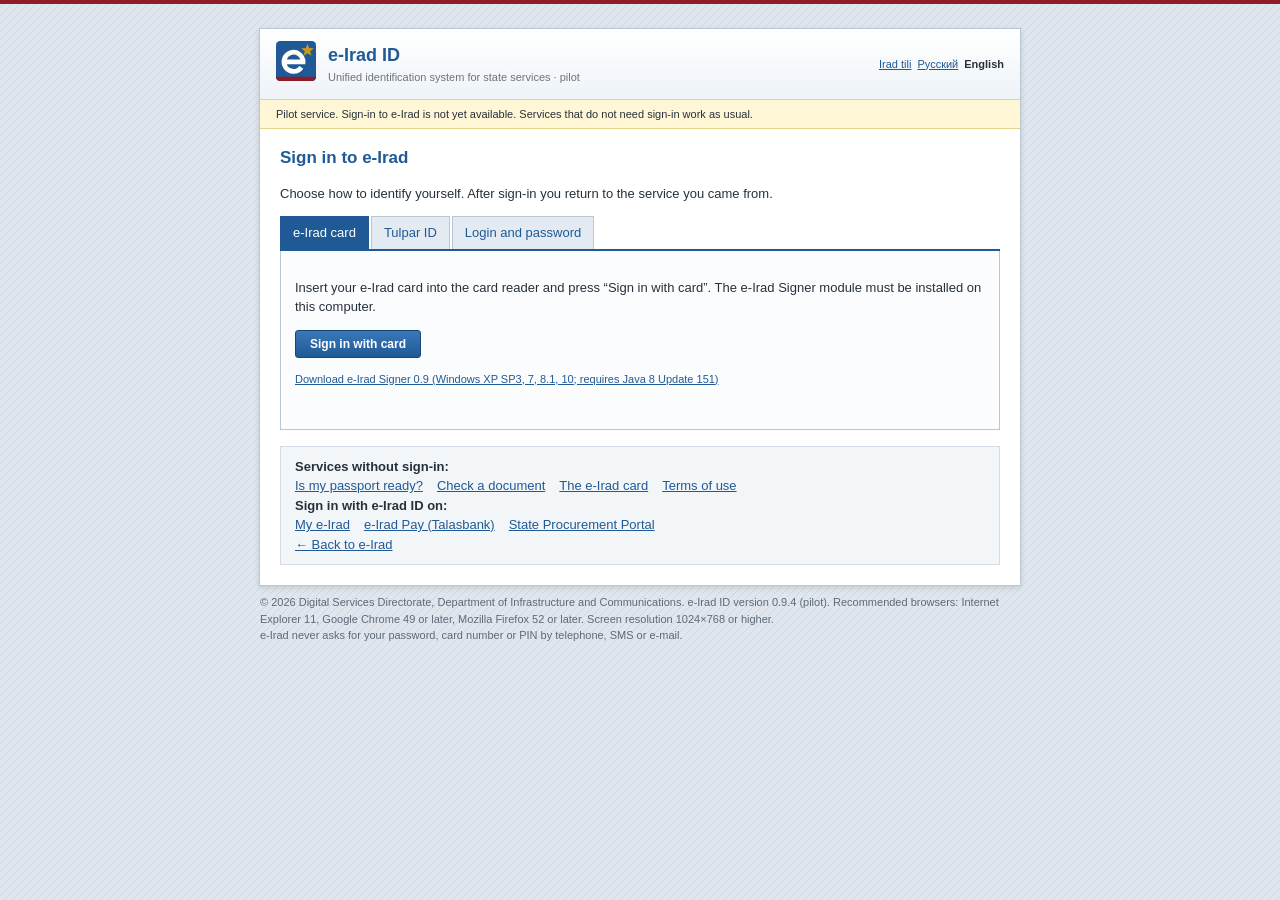
<file: index.html>
<!doctype html>
<html lang="en">
<head>
<meta charset="utf-8">
<meta name="viewport" content="width=device-width, initial-scale=1">
<title>Sign in | e-Irad ID</title>
<meta name="description" content="e-Irad ID, the unified identification system for state services of the Irad Special Economic Zone (pilot): sign-in by e-Irad card or Tulpar ID.">
<link rel="canonical" href="https://id.e-irad.org/">
<meta property="og:title" content="Sign in | e-Irad ID">
<meta property="og:description" content="e-Irad ID, the unified identification system for state services of the Irad Special Economic Zone (pilot): sign-in by e-Irad card or Tulpar ID.">
<meta property="og:image" content="https://id.e-irad.org/assets/og-image.png">
<link rel="icon" href="/favicon.ico" sizes="any">
<link rel="apple-touch-icon" href="/apple-touch-icon.png">
<link rel="stylesheet" href="/assets/id.css">
<script>window.goatcounter=new Object();goatcounter.path=p=>location.host+p;</script>
<script data-goatcounter="https://irad.goatcounter.com/count" async src="//gc.zgo.at/count.js"></script>
<script async src="https://www.googletagmanager.com/gtag/js?id=G-QTS2XFLJD7"></script>
<script>window.dataLayer=window.dataLayer||[];function gtag(){dataLayer.push(arguments);}gtag('js',new Date());gtag('config','G-QTS2XFLJD7');</script>
<meta property="og:url" content="https://id.e-irad.org/">
<meta property="og:image:width" content="1200">
<meta property="og:image:height" content="630">
<meta name="twitter:card" content="summary_large_image">
<script type="application/ld+json">{"@context": "https://schema.org", "@type": "WebSite", "@id": "https://id.e-irad.org/#org", "name": "e-Irad ID", "url": "https://id.e-irad.org/", "isPartOf": {"@type": "WebSite", "name": "e-Irad", "url": "https://e-irad.org/"}}</script>
<!-- e-Irad ID pilot, release 0.8 (Digital Services Directorate). Sign-in is switched off for the pilot: do not enable the form until the order on electronic signatures is in force. -->
</head>
<body data-page="signin">
<div id="top"><div class="crim"></div><div class="box"><div class="hd"><a href="/"><img src="/assets/logo.svg" alt="e-Irad"></a><div><div class="t1">e-Irad ID</div><div class="t2">Unified identification system for state services · pilot</div></div><div class="langs"><a href="?lang=ir" data-l="ir">Irad tili</a><a href="?lang=ru" data-l="ru">Русский</a><a href="?lang=en" data-l="en" class="on">English</a></div></div><div class="pilot">Pilot service. Sign-in to e-Irad is not yet available. Services that do not need sign-in work as usual.</div><div class="in" id="app"><h1>Sign in to e-Irad</h1><p>Choose how to identify yourself. After sign-in you return to the service you came from.</p><div class="tabs" role="tablist"><button type="button" data-t="0" class="on">e-Irad card</button><button type="button" data-t="1" class="">Tulpar ID</button><button type="button" data-t="2" class="">Login and password</button></div><div class="pane" id="pane"><p>Insert your e-Irad card into the card reader and press “Sign in with card”. The e-Irad Signer module must be installed on this computer.</p><p><button class="btn" id="cb">Sign in with card</button></p><p class="small"><a href="#" id="dl">Download e-Irad Signer 0.9 (Windows XP SP3, 7, 8.1, 10; requires Java 8 Update 151)</a></p><div id="cm"></div></div><div class="links"><b>Services without sign-in:</b><br><a href="/passport.html">Is my passport ready?</a><a href="/verify.html">Check a document</a><a href="/card.html">The e-Irad card</a><br><b>Sign in with e-Irad ID on:</b><br><a href="https://e-irad.org/login.html">My e-Irad</a><a href="https://pay.e-irad.org/">e-Irad Pay (Talasbank)</a><a href="https://tender.e-irad.org/rules.html">State Procurement Portal</a><br><a href="https://e-irad.org/">← Back to e-Irad</a></div></div></div></div>
<div id="bottom"><div class="ft">© 2026 Digital Services Directorate, Department of Infrastructure and Communications. e-Irad ID version 0.9.4 (pilot). Recommended browsers: Internet Explorer 11, Google Chrome 49 or later, Mozilla Firefox 52 or later. Screen resolution 1024×768 or higher.<br>e-Irad never asks for your password, card number or PIN by telephone, SMS or e-mail.</div></div>
<script src="/assets/id.js"></script>
</body>
</html>
</file>
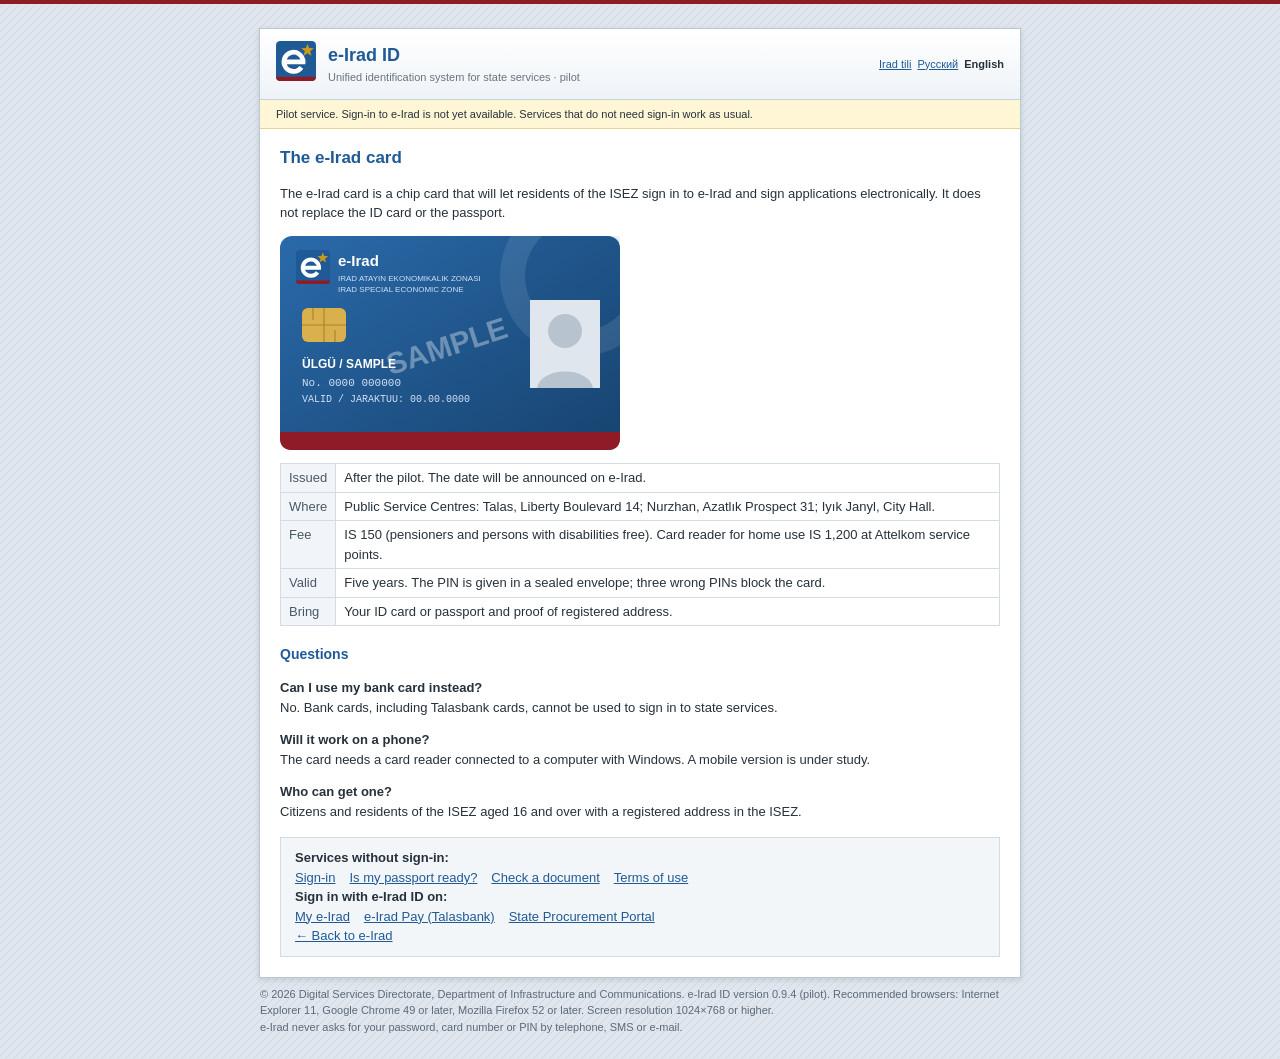
<file: card.html>
<!doctype html>
<html lang="en">
<head>
<meta charset="utf-8">
<meta name="viewport" content="width=device-width, initial-scale=1">
<title>The e-Irad card | e-Irad ID</title>
<meta name="description" content="The e-Irad chip card for signing in to state services: when, where and how it will be issued.">
<link rel="canonical" href="https://id.e-irad.org/card.html">
<meta property="og:title" content="The e-Irad card | e-Irad ID">
<meta property="og:description" content="The e-Irad chip card for signing in to state services: when, where and how it will be issued.">
<meta property="og:image" content="https://id.e-irad.org/assets/og-image.png">
<link rel="icon" href="/favicon.ico" sizes="any">
<link rel="apple-touch-icon" href="/apple-touch-icon.png">
<link rel="stylesheet" href="/assets/id.css">
<script>window.goatcounter=new Object();goatcounter.path=p=>location.host+p;</script>
<script data-goatcounter="https://irad.goatcounter.com/count" async src="//gc.zgo.at/count.js"></script>
<script async src="https://www.googletagmanager.com/gtag/js?id=G-QTS2XFLJD7"></script>
<script>window.dataLayer=window.dataLayer||[];function gtag(){dataLayer.push(arguments);}gtag('js',new Date());gtag('config','G-QTS2XFLJD7');</script>
<meta property="og:url" content="https://id.e-irad.org/card.html">
<meta property="og:image:width" content="1200">
<meta property="og:image:height" content="630">
<meta name="twitter:card" content="summary_large_image">
</head>
<body data-page="card">
<!-- TODO card reader driver download: waiting for the supplier's signed build. Do not link the test build. -->
<div id="top"><div class="crim"></div><div class="box"><div class="hd"><a href="/"><img src="/assets/logo.svg" alt="e-Irad"></a><div><div class="t1">e-Irad ID</div><div class="t2">Unified identification system for state services · pilot</div></div><div class="langs"><a href="?lang=ir" data-l="ir">Irad tili</a><a href="?lang=ru" data-l="ru">Русский</a><a href="?lang=en" data-l="en" class="on">English</a></div></div><div class="pilot">Pilot service. Sign-in to e-Irad is not yet available. Services that do not need sign-in work as usual.</div><div class="in" id="app"><h1>The e-Irad card</h1><p>The e-Irad card is a chip card that will let residents of the ISEZ sign in to e-Irad and sign applications electronically. It does not replace the ID card or the passport.</p><svg class="card" viewBox="0 0 340 214" role="img" aria-label="e-Irad card"><defs><linearGradient id="g" x1="0" y1="0" x2="1" y2="1"><stop offset="0" stop-color="#2a6aaa"></stop><stop offset="1" stop-color="#17436f"></stop></linearGradient></defs><rect width="340" height="214" rx="12" fill="url(#g)"></rect><path d="M0 196h340v6q0 12-12 12H12q-12 0-12-12z" fill="#8e1b26"></path><g opacity=".09" fill="#fff"><circle cx="300" cy="40" r="80"></circle><circle cx="300" cy="40" r="55" fill="#17436f"></circle></g><image href="/assets/logo.svg" x="16" y="14" width="34" height="34"></image><text x="58" y="30" fill="#fff" font-family="Tahoma,Verdana,sans-serif" font-size="15" font-weight="bold">e-Irad</text><text x="58" y="45" fill="#cfe0f7" font-family="Tahoma,Verdana,sans-serif" font-size="8">IRAD ATAYIN EKONOMIKALIK ZONASI</text><text x="58" y="56" fill="#cfe0f7" font-family="Tahoma,Verdana,sans-serif" font-size="8">IRAD SPECIAL ECONOMIC ZONE</text><rect x="22" y="72" width="44" height="34" rx="6" fill="#d9b04c"></rect><path d="M22 89h44M44 72v34M33 72v12M55 94v12" stroke="#a8862f" stroke-width="1.2" fill="none"></path><rect x="250" y="64" width="70" height="88" fill="#dfe6ee"></rect><circle cx="285" cy="95" r="17" fill="#b7c3cf"></circle><path d="M257 152c4-22 52-22 56 0z" fill="#b7c3cf"></path><text x="22" y="132" fill="#fff" font-family="Tahoma,Verdana,sans-serif" font-size="12" font-weight="bold">ÜLGÜ / SAMPLE</text><text x="22" y="150" fill="#cfe0f7" font-family="Courier New,monospace" font-size="11">No. 0000 000000</text><text x="22" y="166" fill="#cfe0f7" font-family="Courier New,monospace" font-size="10">VALID / JARAKTUU: 00.00.0000</text><text x="170" y="120" fill="#fff" fill-opacity=".35" font-family="Tahoma,Verdana,sans-serif" font-size="30" font-weight="bold" text-anchor="middle" transform="rotate(-18 170 120)">SAMPLE</text></svg><table class="kv"><tbody><tr><td>Issued</td><td>After the pilot. The date will be announced on e-Irad.</td></tr><tr><td>Where</td><td>Public Service Centres: Talas, Liberty Boulevard 14; Nurzhan, Azatlık Prospect 31; Iyık Janyl, City Hall.</td></tr><tr><td>Fee</td><td>IS 150 (pensioners and persons with disabilities free). Card reader for home use IS 1,200 at Attelkom service points.</td></tr><tr><td>Valid</td><td>Five years. The PIN is given in a sealed envelope; three wrong PINs block the card.</td></tr><tr><td>Bring</td><td>Your ID card or passport and proof of registered address.</td></tr></tbody></table><h2>Questions</h2><p><b>Can I use my bank card instead?</b><br>No. Bank cards, including Talasbank cards, cannot be used to sign in to state services.</p><p><b>Will it work on a phone?</b><br>The card needs a card reader connected to a computer with Windows. A mobile version is under study.</p><p><b>Who can get one?</b><br>Citizens and residents of the ISEZ aged 16 and over with a registered address in the ISEZ.</p><div class="links"><b>Services without sign-in:</b><br><a href="/">Sign-in</a><a href="/passport.html">Is my passport ready?</a><a href="/verify.html">Check a document</a><br><b>Sign in with e-Irad ID on:</b><br><a href="https://e-irad.org/login.html">My e-Irad</a><a href="https://pay.e-irad.org/">e-Irad Pay (Talasbank)</a><a href="https://tender.e-irad.org/rules.html">State Procurement Portal</a><br><a href="https://e-irad.org/">← Back to e-Irad</a></div></div></div></div>
<div id="bottom"><div class="ft">© 2026 Digital Services Directorate, Department of Infrastructure and Communications. e-Irad ID version 0.9.4 (pilot). Recommended browsers: Internet Explorer 11, Google Chrome 49 or later, Mozilla Firefox 52 or later. Screen resolution 1024×768 or higher.<br>e-Irad never asks for your password, card number or PIN by telephone, SMS or e-mail.</div></div>
<script src="/assets/id.js"></script>
</body>
</html>
</file>
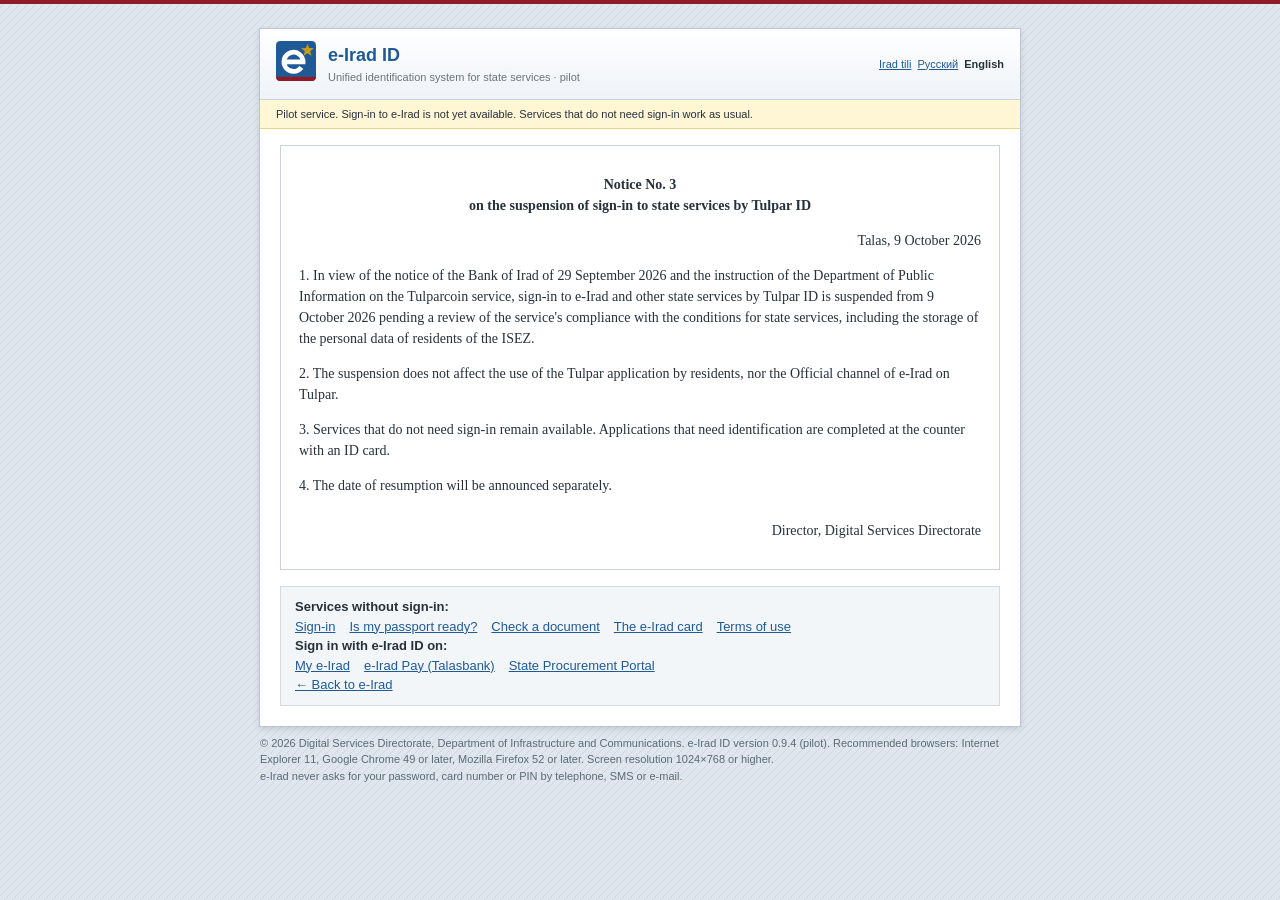
<file: notice.html>
<!doctype html>
<html lang="en">
<head>
<meta charset="utf-8">
<meta name="viewport" content="width=device-width, initial-scale=1">
<title>Notice No. 3 | e-Irad ID</title>
<meta name="description" content="Notice No. 3 of 9 October 2026 on the suspension of sign-in to state services by Tulpar ID.">
<link rel="canonical" href="https://id.e-irad.org/notice.html">
<meta property="og:title" content="Notice No. 3 | e-Irad ID">
<meta property="og:description" content="Notice No. 3 of 9 October 2026 on the suspension of sign-in to state services by Tulpar ID.">
<meta property="og:image" content="https://id.e-irad.org/assets/og-image.png">
<link rel="icon" href="/favicon.ico" sizes="any">
<link rel="apple-touch-icon" href="/apple-touch-icon.png">
<link rel="stylesheet" href="/assets/id.css">
<script>window.goatcounter=new Object();goatcounter.path=p=>location.host+p;</script>
<script data-goatcounter="https://irad.goatcounter.com/count" async src="//gc.zgo.at/count.js"></script>
<script async src="https://www.googletagmanager.com/gtag/js?id=G-QTS2XFLJD7"></script>
<script>window.dataLayer=window.dataLayer||[];function gtag(){dataLayer.push(arguments);}gtag('js',new Date());gtag('config','G-QTS2XFLJD7');</script>
<meta property="og:url" content="https://id.e-irad.org/notice.html">
<meta property="og:image:width" content="1200">
<meta property="og:image:height" content="630">
<meta name="twitter:card" content="summary_large_image">
</head>
<body data-page="notice">
<div id="top"><div class="crim"></div><div class="box"><div class="hd"><a href="/"><img src="/assets/logo.svg" alt="e-Irad"></a><div><div class="t1">e-Irad ID</div><div class="t2">Unified identification system for state services · pilot</div></div><div class="langs"><a href="?lang=ir" data-l="ir">Irad tili</a><a href="?lang=ru" data-l="ru">Русский</a><a href="?lang=en" data-l="en" class="on">English</a></div></div><div class="pilot">Pilot service. Sign-in to e-Irad is not yet available. Services that do not need sign-in work as usual.</div><div class="in" id="app"><div class="notice"><p class="no">Notice No. 3<br>on the suspension of sign-in to state services by Tulpar ID</p><p style="text-align:right">Talas, 9 October 2026</p><p>1. In view of the notice of the Bank of Irad of 29 September 2026 and the instruction of the Department of Public Information on the Tulparcoin service, sign-in to e-Irad and other state services by Tulpar ID is suspended from 9 October 2026 pending a review of the service's compliance with the conditions for state services, including the storage of the personal data of residents of the ISEZ.</p><p>2. The suspension does not affect the use of the Tulpar application by residents, nor the Official channel of e-Irad on Tulpar.</p><p>3. Services that do not need sign-in remain available. Applications that need identification are completed at the counter with an ID card.</p><p>4. The date of resumption will be announced separately.</p><p style="text-align:right;margin-top:24px">Director, Digital Services Directorate</p></div><div class="links"><b>Services without sign-in:</b><br><a href="/">Sign-in</a><a href="/passport.html">Is my passport ready?</a><a href="/verify.html">Check a document</a><a href="/card.html">The e-Irad card</a><br><b>Sign in with e-Irad ID on:</b><br><a href="https://e-irad.org/login.html">My e-Irad</a><a href="https://pay.e-irad.org/">e-Irad Pay (Talasbank)</a><a href="https://tender.e-irad.org/rules.html">State Procurement Portal</a><br><a href="https://e-irad.org/">← Back to e-Irad</a></div></div></div></div>
<div id="bottom"><div class="ft">© 2026 Digital Services Directorate, Department of Infrastructure and Communications. e-Irad ID version 0.9.4 (pilot). Recommended browsers: Internet Explorer 11, Google Chrome 49 or later, Mozilla Firefox 52 or later. Screen resolution 1024×768 or higher.<br>e-Irad never asks for your password, card number or PIN by telephone, SMS or e-mail.</div></div>
<script src="/assets/id.js"></script>
</body>
</html>
</file>
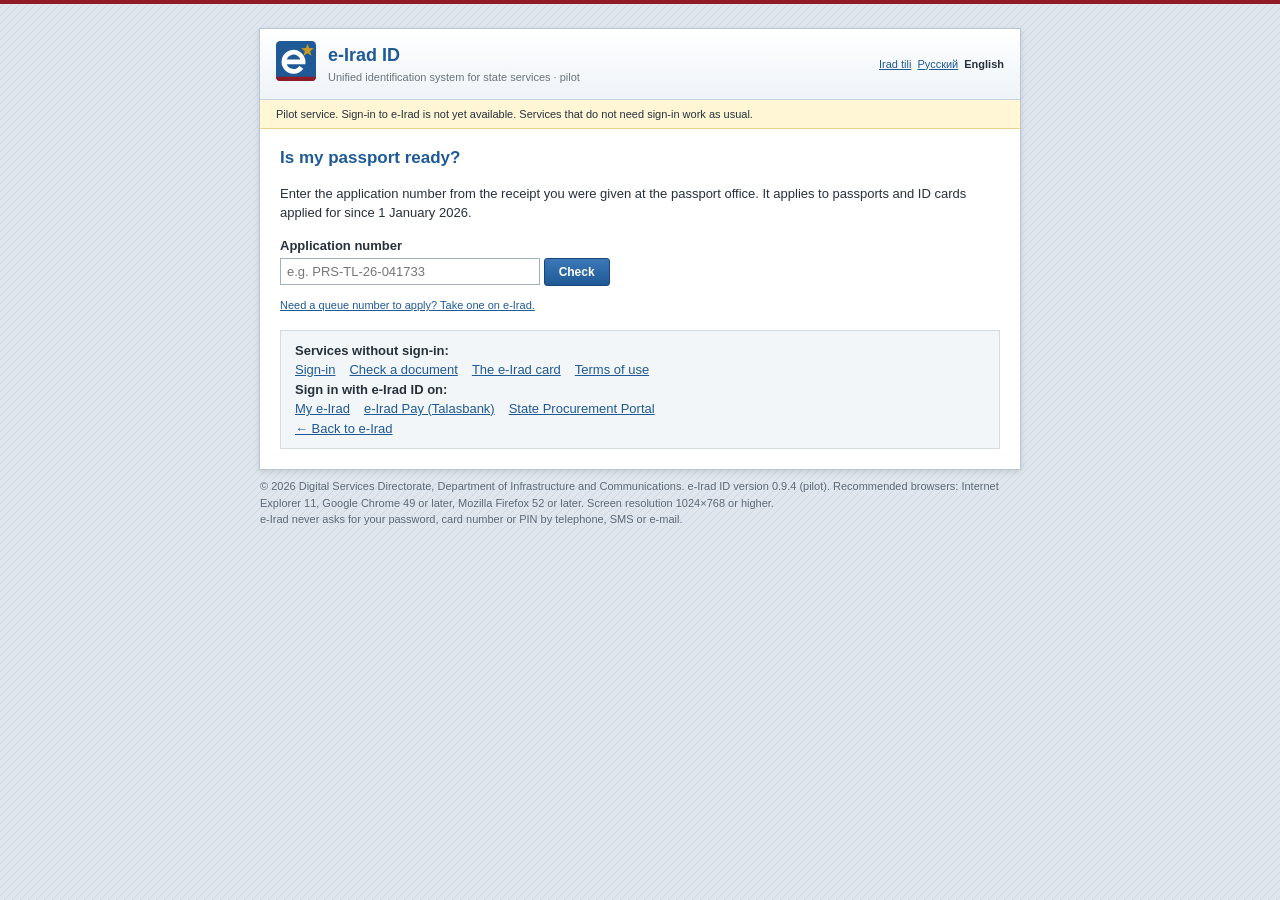
<file: passport.html>
<!doctype html>
<html lang="en">
<head>
<meta charset="utf-8">
<meta name="viewport" content="width=device-width, initial-scale=1">
<title>Is my passport ready? | e-Irad ID</title>
<meta name="description" content="Check whether your passport or ID card is ready for collection, by the application number on your receipt.">
<link rel="canonical" href="https://id.e-irad.org/passport.html">
<meta property="og:title" content="Is my passport ready? | e-Irad ID">
<meta property="og:description" content="Check whether your passport or ID card is ready for collection, by the application number on your receipt.">
<meta property="og:image" content="https://id.e-irad.org/assets/og-image.png">
<link rel="icon" href="/favicon.ico" sizes="any">
<link rel="apple-touch-icon" href="/apple-touch-icon.png">
<link rel="stylesheet" href="/assets/id.css">
<script>window.goatcounter=new Object();goatcounter.path=p=>location.host+p;</script>
<script data-goatcounter="https://irad.goatcounter.com/count" async src="//gc.zgo.at/count.js"></script>
<script async src="https://www.googletagmanager.com/gtag/js?id=G-QTS2XFLJD7"></script>
<script>window.dataLayer=window.dataLayer||[];function gtag(){dataLayer.push(arguments);}gtag('js',new Date());gtag('config','G-QTS2XFLJD7');</script>
<meta property="og:url" content="https://id.e-irad.org/passport.html">
<meta property="og:image:width" content="1200">
<meta property="og:image:height" content="630">
<meta name="twitter:card" content="summary_large_image">
</head>
<body data-page="passport">
<div id="top"><div class="crim"></div><div class="box"><div class="hd"><a href="/"><img src="/assets/logo.svg" alt="e-Irad"></a><div><div class="t1">e-Irad ID</div><div class="t2">Unified identification system for state services · pilot</div></div><div class="langs"><a href="?lang=ir" data-l="ir">Irad tili</a><a href="?lang=ru" data-l="ru">Русский</a><a href="?lang=en" data-l="en" class="on">English</a></div></div><div class="pilot">Pilot service. Sign-in to e-Irad is not yet available. Services that do not need sign-in work as usual.</div><div class="in" id="app"><h1>Is my passport ready?</h1><p>Enter the application number from the receipt you were given at the passport office. It applies to passports and ID cards applied for since 1 January 2026.</p><form id="f"><label for="n">Application number</label><input type="text" id="n" maxlength="22" autocomplete="off" placeholder="e.g. PRS-TL-26-041733"> <button class="btn" type="submit">Check</button></form><div id="r" aria-live="polite"></div><p class="small"><a href="https://e-irad.org/service.html?id=passport">Need a queue number to apply? Take one on e-Irad.</a></p><div class="links"><b>Services without sign-in:</b><br><a href="/">Sign-in</a><a href="/verify.html">Check a document</a><a href="/card.html">The e-Irad card</a><br><b>Sign in with e-Irad ID on:</b><br><a href="https://e-irad.org/login.html">My e-Irad</a><a href="https://pay.e-irad.org/">e-Irad Pay (Talasbank)</a><a href="https://tender.e-irad.org/rules.html">State Procurement Portal</a><br><a href="https://e-irad.org/">← Back to e-Irad</a></div></div></div></div>
<div id="bottom"><div class="ft">© 2026 Digital Services Directorate, Department of Infrastructure and Communications. e-Irad ID version 0.9.4 (pilot). Recommended browsers: Internet Explorer 11, Google Chrome 49 or later, Mozilla Firefox 52 or later. Screen resolution 1024×768 or higher.<br>e-Irad never asks for your password, card number or PIN by telephone, SMS or e-mail.</div></div>
<script src="/assets/id.js"></script>
</body>
</html>
</file>
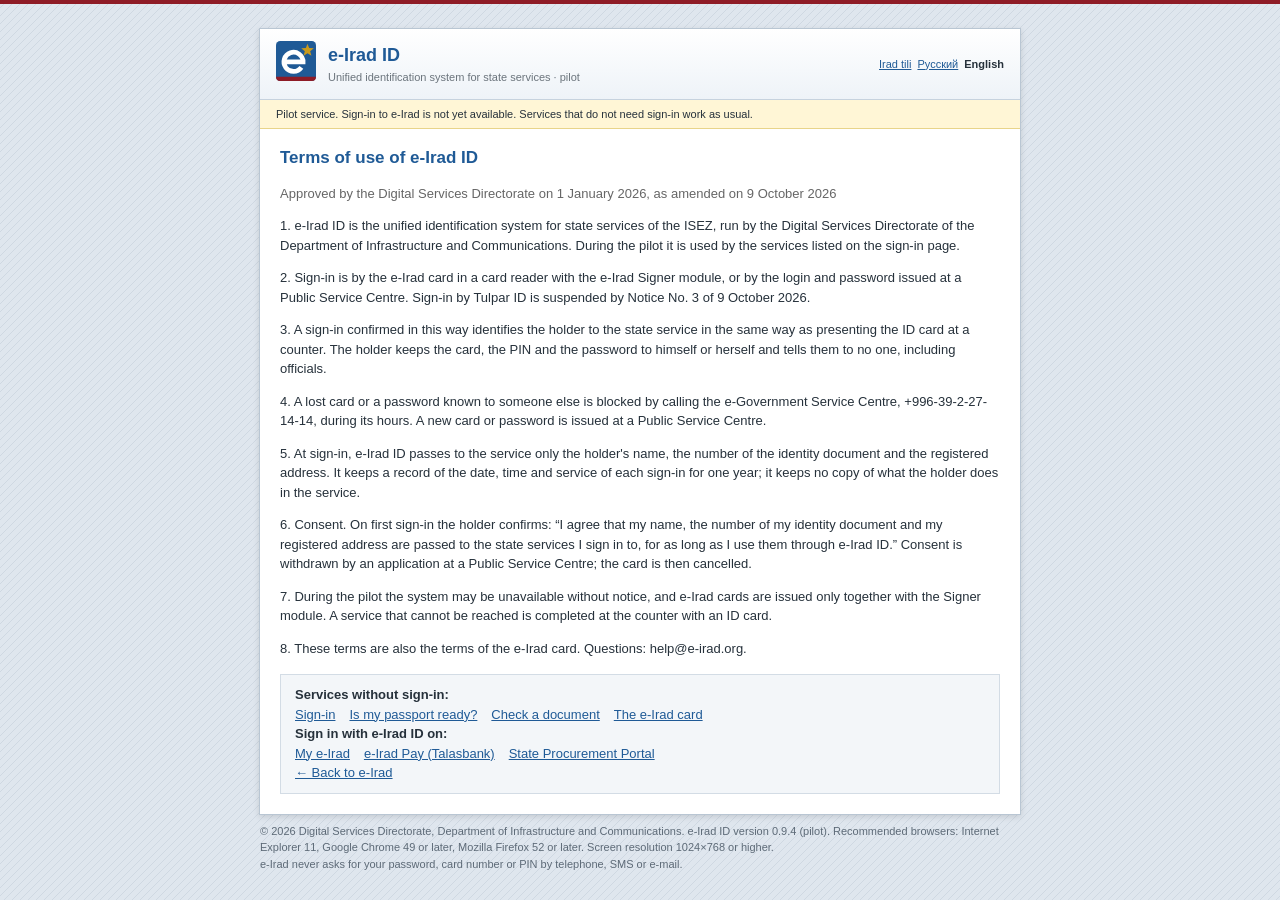
<file: terms.html>
<!doctype html>
<html lang="en">
<head>
<meta charset="utf-8">
<meta name="viewport" content="width=device-width, initial-scale=1">
<title>Terms of use | e-Irad ID</title>
<meta name="description" content="Terms of use of e-Irad ID, the identification system for state services: sign-in, the e-Irad card, what is passed to services, and consent.">
<link rel="canonical" href="https://id.e-irad.org/terms.html">
<meta property="og:title" content="Terms of use | e-Irad ID">
<meta property="og:description" content="Terms of use of e-Irad ID, the identification system for state services: sign-in, the e-Irad card, what is passed to services, and consent.">
<meta property="og:image" content="https://id.e-irad.org/assets/og-image.png">
<link rel="icon" href="/favicon.ico" sizes="any">
<link rel="apple-touch-icon" href="/apple-touch-icon.png">
<link rel="stylesheet" href="/assets/id.css">
<script>window.goatcounter=new Object();goatcounter.path=p=>location.host+p;</script>
<script data-goatcounter="https://irad.goatcounter.com/count" async src="//gc.zgo.at/count.js"></script>
<script async src="https://www.googletagmanager.com/gtag/js?id=G-QTS2XFLJD7"></script>
<script>window.dataLayer=window.dataLayer||[];function gtag(){dataLayer.push(arguments);}gtag('js',new Date());gtag('config','G-QTS2XFLJD7');</script>
<meta property="og:url" content="https://id.e-irad.org/terms.html">
<meta property="og:image:width" content="1200">
<meta property="og:image:height" content="630">
<meta name="twitter:card" content="summary_large_image">
</head>
<body data-page="terms">
<div id="top"><div class="crim"></div><div class="box"><div class="hd"><a href="/"><img src="/assets/logo.svg" alt="e-Irad"></a><div><div class="t1">e-Irad ID</div><div class="t2">Unified identification system for state services · pilot</div></div><div class="langs"><a href="?lang=ir" data-l="ir">Irad tili</a><a href="?lang=ru" data-l="ru">Русский</a><a href="?lang=en" data-l="en" class="on">English</a></div></div><div class="pilot">Pilot service. Sign-in to e-Irad is not yet available. Services that do not need sign-in work as usual.</div><div class="in" id="app"><div class="notice"><p class="no">Notice No. 3<br>on the suspension of sign-in to state services by Tulpar ID</p><p style="text-align:right">Talas, 9 October 2026</p><p>1. In view of the notice of the Bank of Irad of 29 September 2026 and the instruction of the Department of Public Information on the Tulparcoin service, sign-in to e-Irad and other state services by Tulpar ID is suspended from 9 October 2026 pending a review of the service's compliance with the conditions for state services, including the storage of the personal data of residents of the ISEZ.</p><p>2. The suspension does not affect the use of the Tulpar application by residents, nor the Official channel of e-Irad on Tulpar.</p><p>3. Services that do not need sign-in remain available. Applications that need identification are completed at the counter with an ID card.</p><p>4. The date of resumption will be announced separately.</p><p style="text-align:right;margin-top:24px">Director, Digital Services Directorate</p></div><div class="links"><b>Services without sign-in:</b><br><a href="/">Sign-in</a><a href="/passport.html">Is my passport ready?</a><a href="/verify.html">Check a document</a><a href="/card.html">The e-Irad card</a><br><b>Sign in with e-Irad ID on:</b><br><a href="https://e-irad.org/login.html">My e-Irad</a><a href="https://pay.e-irad.org/">e-Irad Pay (Talasbank)</a><a href="https://tender.e-irad.org/rules.html">State Procurement Portal</a><br><a href="https://e-irad.org/">← Back to e-Irad</a></div></div></div></div>
<div id="bottom"><div class="ft">© 2026 Digital Services Directorate, Department of Infrastructure and Communications. e-Irad ID version 0.9.4 (pilot). Recommended browsers: Internet Explorer 11, Google Chrome 49 or later, Mozilla Firefox 52 or later. Screen resolution 1024×768 or higher.<br>e-Irad never asks for your password, card number or PIN by telephone, SMS or e-mail.</div></div>
<script src="/assets/id.js"></script>
</body>
</html>
</file>
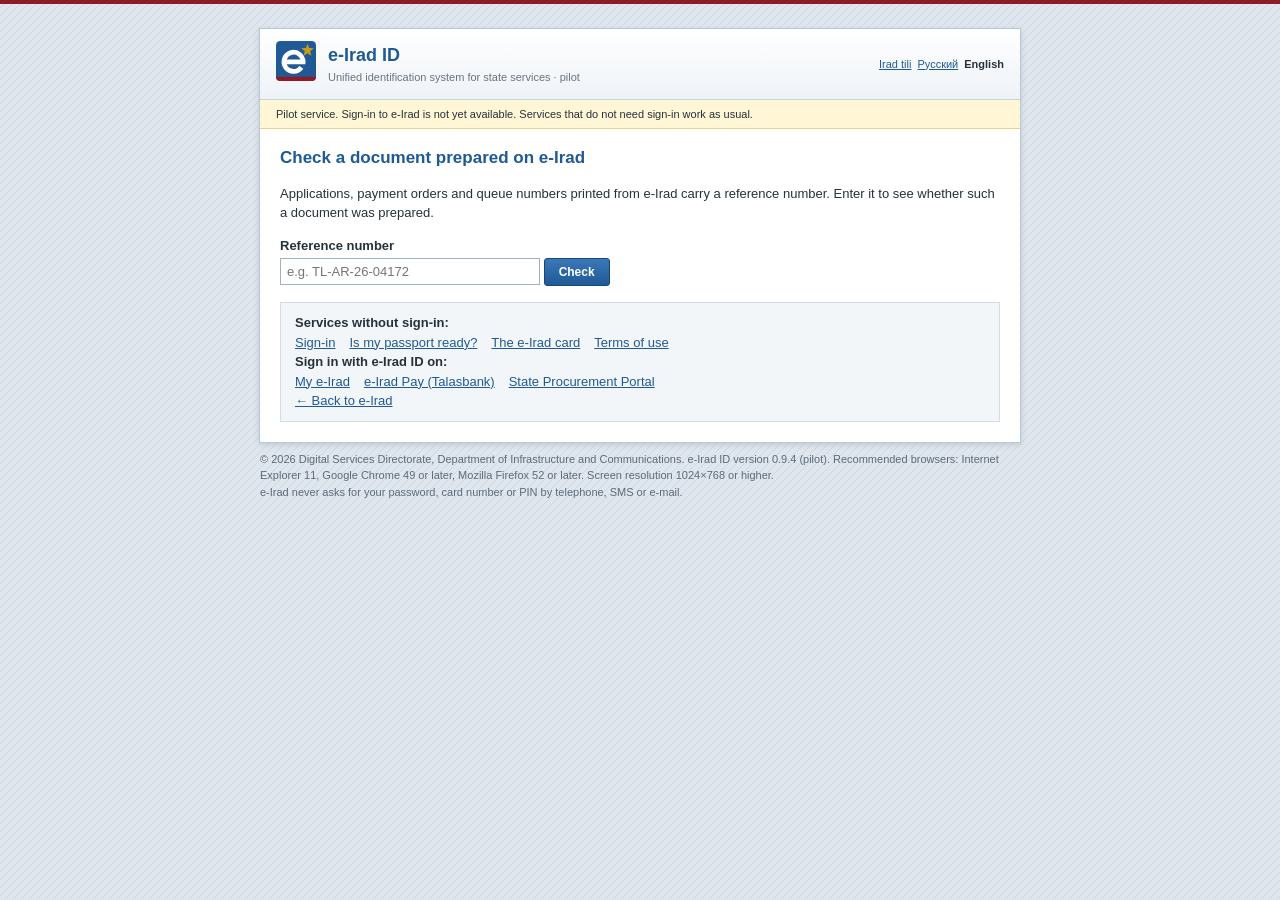
<file: verify.html>
<!doctype html>
<html lang="en">
<head>
<meta charset="utf-8">
<meta name="viewport" content="width=device-width, initial-scale=1">
<title>Check a document | e-Irad ID</title>
<meta name="description" content="Check whether an application, payment order or queue number was prepared on e-Irad.">
<link rel="canonical" href="https://id.e-irad.org/verify.html">
<meta property="og:title" content="Check a document | e-Irad ID">
<meta property="og:description" content="Check whether an application, payment order or queue number was prepared on e-Irad.">
<meta property="og:image" content="https://id.e-irad.org/assets/og-image.png">
<link rel="icon" href="/favicon.ico" sizes="any">
<link rel="apple-touch-icon" href="/apple-touch-icon.png">
<link rel="stylesheet" href="/assets/id.css">
<script>window.goatcounter=new Object();goatcounter.path=p=>location.host+p;</script>
<script data-goatcounter="https://irad.goatcounter.com/count" async src="//gc.zgo.at/count.js"></script>
<script async src="https://www.googletagmanager.com/gtag/js?id=G-QTS2XFLJD7"></script>
<script>window.dataLayer=window.dataLayer||[];function gtag(){dataLayer.push(arguments);}gtag('js',new Date());gtag('config','G-QTS2XFLJD7');</script>
<meta property="og:url" content="https://id.e-irad.org/verify.html">
<meta property="og:image:width" content="1200">
<meta property="og:image:height" content="630">
<meta name="twitter:card" content="summary_large_image">
</head>
<body data-page="verify">
<!-- verification reads the same register as the counters. Test numbers that start 00- are ours; please do not give them out. -->
<div id="top"><div class="crim"></div><div class="box"><div class="hd"><a href="/"><img src="/assets/logo.svg" alt="e-Irad"></a><div><div class="t1">e-Irad ID</div><div class="t2">Unified identification system for state services · pilot</div></div><div class="langs"><a href="?lang=ir" data-l="ir">Irad tili</a><a href="?lang=ru" data-l="ru">Русский</a><a href="?lang=en" data-l="en" class="on">English</a></div></div><div class="pilot">Pilot service. Sign-in to e-Irad is not yet available. Services that do not need sign-in work as usual.</div><div class="in" id="app"><h1>Check a document prepared on e-Irad</h1><p>Applications, payment orders and queue numbers printed from e-Irad carry a reference number. Enter it to see whether such a document was prepared.</p><form id="f"><label for="n">Reference number</label><input type="text" id="n" maxlength="24" autocomplete="off" placeholder="e.g. TL-AR-26-04172"> <button class="btn" type="submit">Check</button></form><div id="r" aria-live="polite"></div><div class="links"><b>Services without sign-in:</b><br><a href="/">Sign-in</a><a href="/passport.html">Is my passport ready?</a><a href="/card.html">The e-Irad card</a><br><b>Sign in with e-Irad ID on:</b><br><a href="https://e-irad.org/login.html">My e-Irad</a><a href="https://pay.e-irad.org/">e-Irad Pay (Talasbank)</a><a href="https://tender.e-irad.org/rules.html">State Procurement Portal</a><br><a href="https://e-irad.org/">← Back to e-Irad</a></div></div></div></div>
<div id="bottom"><div class="ft">© 2026 Digital Services Directorate, Department of Infrastructure and Communications. e-Irad ID version 0.9.4 (pilot). Recommended browsers: Internet Explorer 11, Google Chrome 49 or later, Mozilla Firefox 52 or later. Screen resolution 1024×768 or higher.<br>e-Irad never asks for your password, card number or PIN by telephone, SMS or e-mail.</div></div>
<script src="/assets/id.js"></script>
</body>
</html>
</file>
<file: assets/id.css>
/* e-Irad ID: unified identification system (pilot). Deliberately plain, dated sign-in pages. */
html { background: #dfe6ee url("data:image/svg+xml,%3Csvg xmlns='http://www.w3.org/2000/svg' width='8' height='8'%3E%3Cpath d='M0 8L8 0' stroke='%23cfd8e2' stroke-width='1'/%3E%3C/svg%3E"); }
body { margin: 0; font: 13px/1.5 Tahoma, Verdana, "Segoe UI", Arial, sans-serif; color: #26313b; }
a { color: #1f5a96; }
.crim { height: 4px; background: #8e1b26; }
.box { max-width: 760px; margin: 24px auto 0; background: #fff; border: 1px solid #b9c6d3; box-shadow: 0 2px 6px rgba(0,0,0,.12); }
.hd { display: flex; align-items: center; gap: 12px; padding: 12px 16px; background: linear-gradient(#ffffff, #eef3f8); border-bottom: 1px solid #c6d2de; }
.hd img { width: 40px; height: 40px; }
.hd .t1 { font-size: 18px; font-weight: bold; color: #1f5a96; }
.hd .t2 { font-size: 11px; color: #6b747c; }
.hd .langs { margin-left: auto; font-size: 11px; white-space: nowrap; }
.hd .langs a { margin-left: 6px; }
.hd .langs a.on { font-weight: bold; color: #26313b; text-decoration: none; }
.pilot { background: #fff6d6; border-bottom: 1px solid #e8d48a; padding: 6px 16px; font-size: 11px; }
.in { padding: 16px 20px 20px; }
h1 { font-size: 17px; color: #1f5a96; margin: 0 0 10px; font-weight: bold; }
h2 { font-size: 14px; color: #1f5a96; margin: 18px 0 6px; }
.tabs { display: flex; flex-wrap: wrap; gap: 2px; border-bottom: 2px solid #1f5a96; }
.tabs button { font: inherit; background: #e3eaf2; border: 1px solid #b9c6d3; border-bottom: 0; padding: 6px 12px; cursor: pointer; color: #1f5a96; }
.tabs button.on { background: #1f5a96; color: #fff; border-color: #1f5a96; }
.pane { border: 1px solid #b9c6d3; border-top: 0; padding: 14px; background: #fbfcfe; min-height: 150px; }
.btn { display: inline-block; font: bold 12px Tahoma, Verdana, sans-serif; color: #fff; background: linear-gradient(#3b78b8, #1f5a96); border: 1px solid #174777; border-radius: 3px; padding: 6px 14px; cursor: pointer; text-decoration: none; }
.btn:hover { background: #1f5a96; color: #fff; }
.btn.grey { background: linear-gradient(#f4f4f4, #dcdcdc); color: #444; border-color: #aaa; }
.btn.tul { background: linear-gradient(#00b4b7, #00628a); border-color: #00506f; display: inline-flex; align-items: center; gap: 8px; }
.btn.tul img { width: 18px; height: 18px; border-radius: 4px; }
.msg { margin-top: 10px; padding: 8px 10px; border: 1px solid #e0b4b4; background: #fff1f1; color: #7a1c1c; }
.msg.info { border-color: #b5cde6; background: #eef5fc; color: #1d3f63; }
.msg.ok { border-color: #a9d2a9; background: #f0f9f0; color: #1d5a1d; }
.msg.warn { border-color: #e8d48a; background: #fff8de; color: #5e4a00; }
.muted { color: #6b747c; }
.small { font-size: 11px; }
label { display: block; font-weight: bold; margin: 8px 0 3px; }
input[type=text] { font: 13px Tahoma, Verdana, sans-serif; padding: 5px 6px; border: 1px solid #9eb0c2; width: 260px; max-width: 100%; box-sizing: border-box; }
input[type=text]:focus { outline: 2px solid #9cc2ea; }
.dis { opacity: .5; }
table.kv { border-collapse: collapse; margin-top: 8px; }
table.kv td { border: 1px solid #d3dce5; padding: 4px 8px; vertical-align: top; }
table.kv td:first-child { background: #f1f5f9; color: #4a5866; white-space: nowrap; }
.links { margin: 16px 0 0; padding: 10px 14px; background: #f3f6f9; border: 1px solid #d3dce5; }
.links a { margin-right: 14px; display: inline-block; }
.card { max-width: 340px; }
ol li, ul li { margin-bottom: 3px; }
.ft { max-width: 760px; margin: 8px auto 24px; font-size: 11px; color: #5d6a77; padding: 0 4px; }
.notice { border: 1px solid #c6d2de; padding: 14px 18px; background: #fff; font-family: "Times New Roman", Times, serif; font-size: 14px; }
.notice .no { text-align: center; font-weight: bold; }
@media (max-width: 800px) { .box { margin: 0; border-left: 0; border-right: 0; } .hd { flex-wrap: wrap; } .hd .langs { margin-left: 0; width: 100%; } .in { padding: 12px; } .ft { padding: 0 12px; } }
</file>
